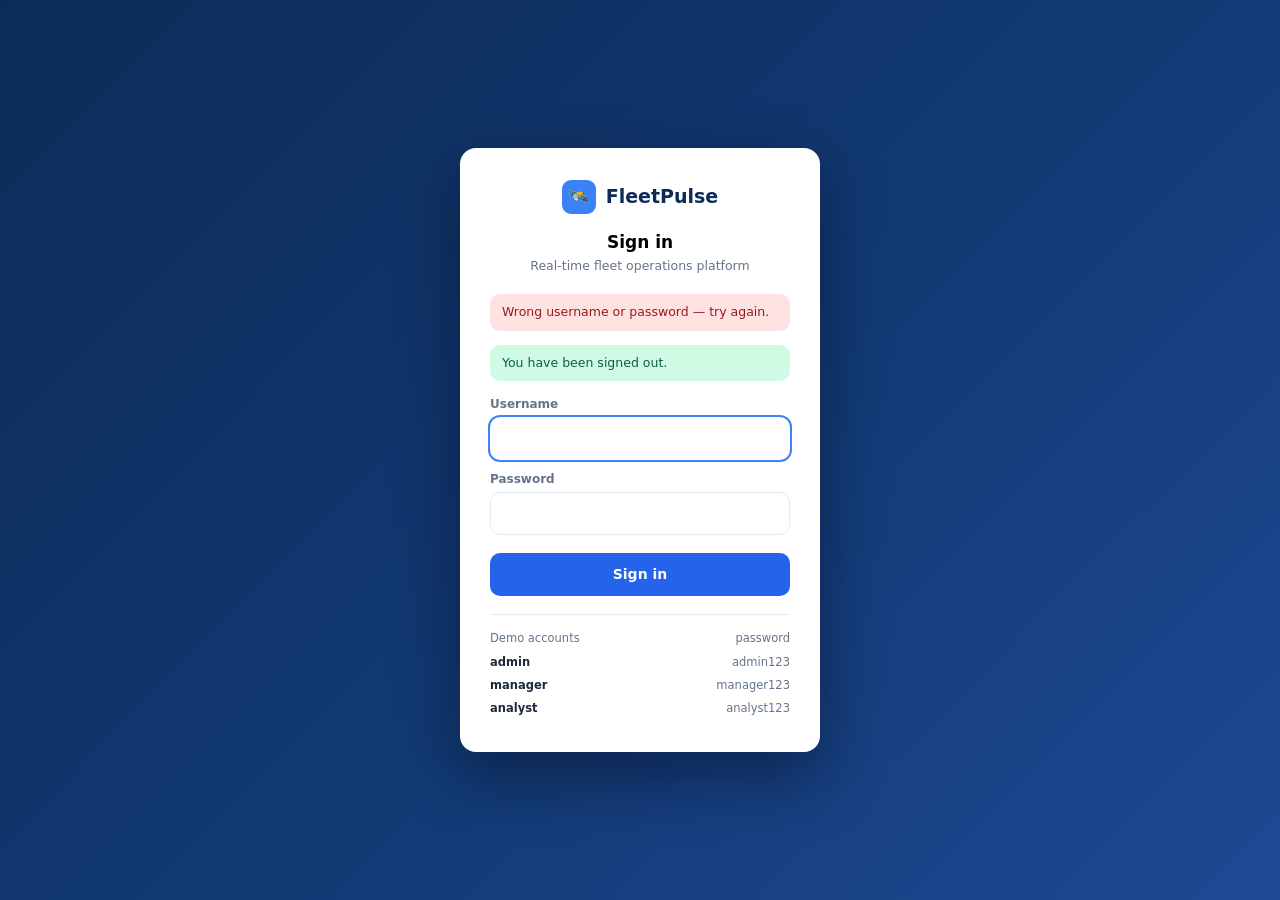
<file: services/telemetry-service/src/main/resources/static/login.html>
<!DOCTYPE html>
<html lang="en">
<head>
<meta charset="UTF-8"/><meta name="viewport" content="width=device-width,initial-scale=1"/>
<title>Sign in · FleetPulse</title>
<style>
:root{--blue:#2563eb;--blue2:#3b82f6;--green:#10b981;--red:#ef4444;--navy:#0d2b57;--line:#e6eaf2;--text:#1e293b;--muted:#64748b}
*{box-sizing:border-box;margin:0;padding:0}
body{min-height:100vh;display:grid;place-items:center;font:14px/1.5 "Segoe UI",system-ui,sans-serif;
     background:linear-gradient(135deg,#0d2b57 0%,#123a75 55%,#1e4a94 100%)}
.card{width:360px;background:#fff;border-radius:16px;padding:32px 30px;box-shadow:0 24px 64px rgba(2,6,23,.45)}
.logo{display:flex;align-items:center;gap:10px;font-size:19px;font-weight:700;color:var(--navy);justify-content:center}
.logo .sq{width:34px;height:34px;border-radius:9px;background:var(--blue2);display:grid;place-items:center;font-size:17px}
h1{font-size:17px;text-align:center;margin:16px 0 2px}
.sub{text-align:center;color:var(--muted);font-size:12.5px;margin-bottom:18px}
.banner{border-radius:10px;padding:9px 12px;font-size:12.5px;margin-bottom:14px;display:none}
.banner.error{display:block;background:#fee2e2;color:#991b1b}
.banner.ok{display:block;background:#d1fae5;color:#065f46}
label{display:block;font-size:12px;color:var(--muted);margin:10px 0 4px;font-weight:600}
input{width:100%;border:1px solid var(--line);border-radius:10px;padding:10px 12px;font:inherit}
input:focus{outline:2px solid var(--blue2);border-color:transparent}
button{width:100%;margin-top:18px;border:0;border-radius:10px;padding:11px;font:inherit;font-weight:700;
       background:var(--blue);color:#fff;cursor:pointer}
button:hover{filter:brightness(1.08)}
.demo{margin-top:18px;border-top:1px solid var(--line);padding-top:12px;font-size:11.5px;color:var(--muted)}
.demo b{color:var(--text)}
.demo .row{display:flex;justify-content:space-between;padding:3px 0}
</style>
</head>
<body>
<div class="card">
  <div class="logo"><span class="sq">🛰️</span> FleetPulse</div>
  <h1>Sign in</h1>
  <p class="sub">Real-time fleet operations platform</p>
  <div class="banner error" id="err">Wrong username or password — try again.</div>
  <div class="banner ok" id="out">You have been signed out.</div>
  <form method="post" action="/login">
    <label>Username</label><input name="username" required autofocus autocomplete="username"/>
    <label>Password</label><input name="password" type="password" required autocomplete="current-password"/>
    <button>Sign in</button>
  </form>
  <div class="demo">
    <div class="row"><span>Demo accounts</span><span>password</span></div>
    <div class="row"><b>admin</b><span>admin123</span></div>
    <div class="row"><b>manager</b><span>manager123</span></div>
    <div class="row"><b>analyst</b><span>analyst123</span></div>
  </div>
</div>
<script>
const p = new URLSearchParams(location.search);
if(p.has('error')) document.getElementById('err').style.display = 'block';
if(p.has('loggedOut')) document.getElementById('out').style.display = 'block';
</script>
</body>
</html>
</file>
